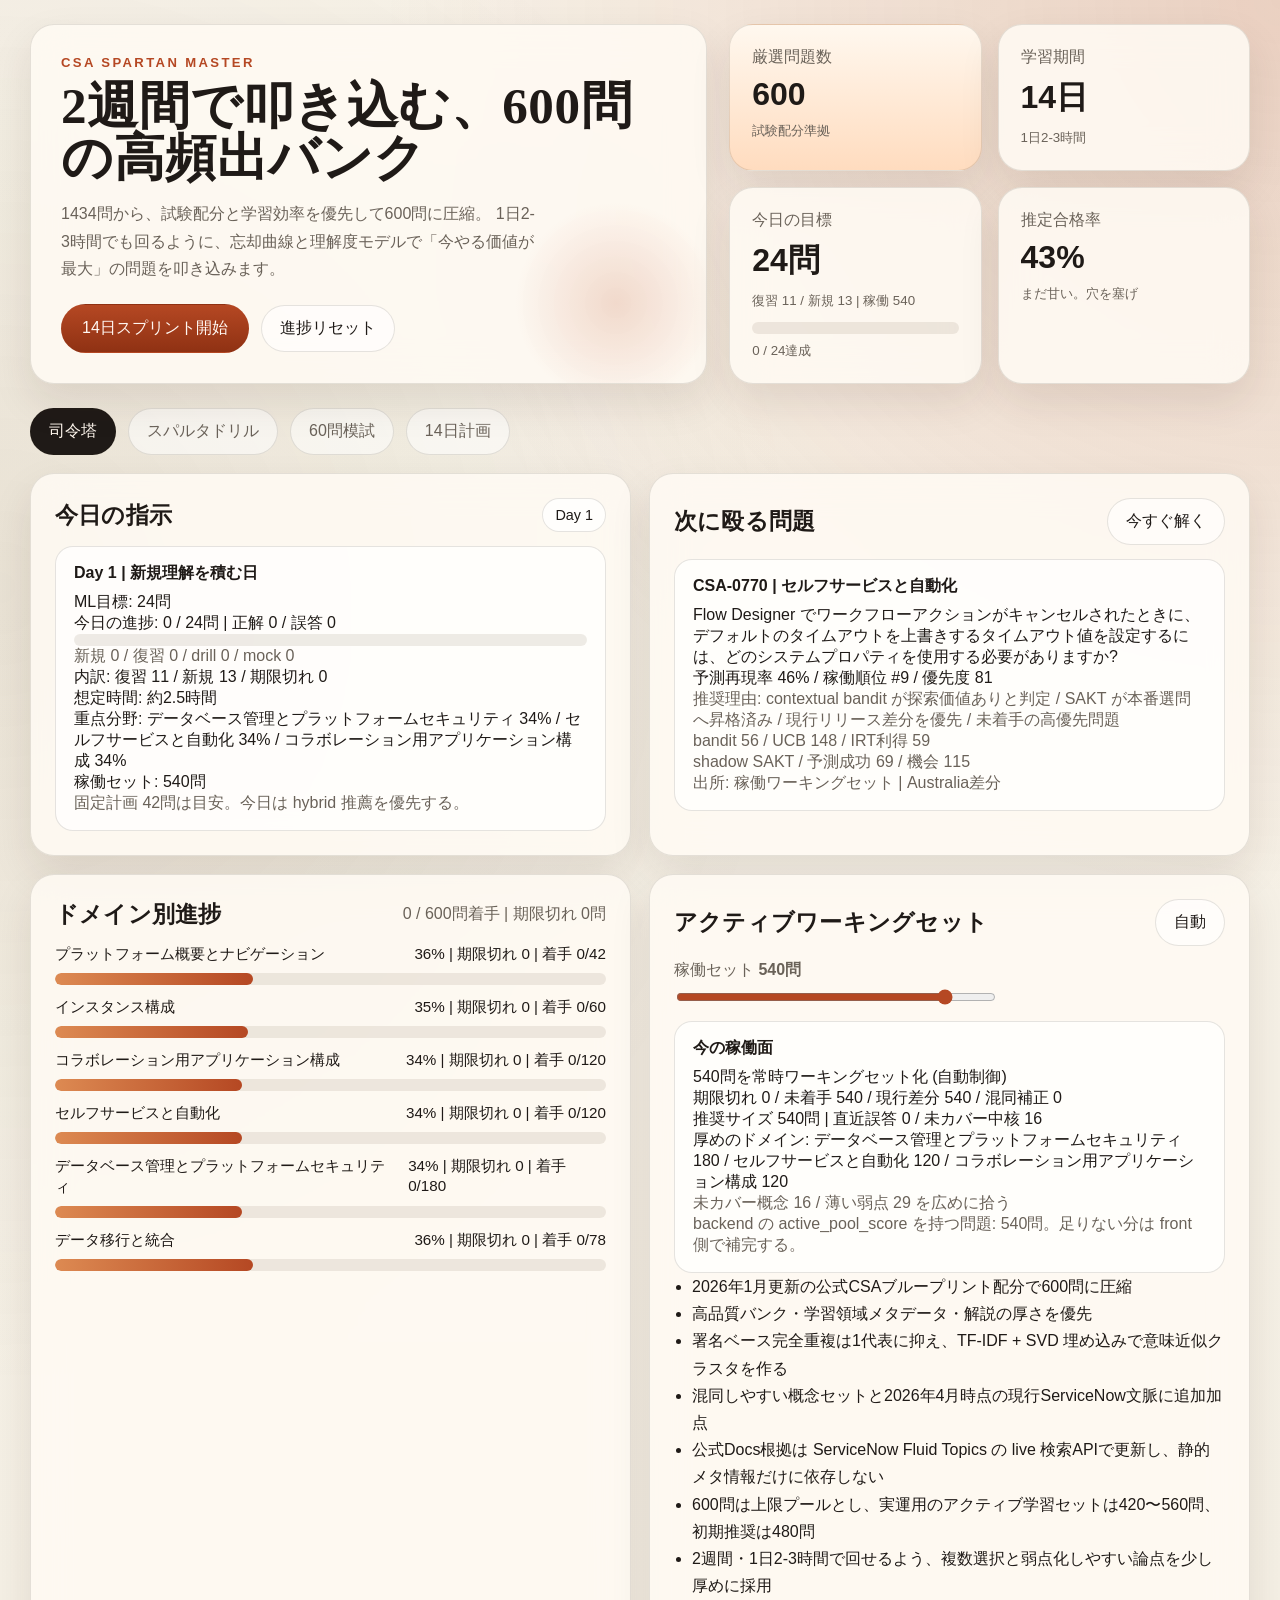
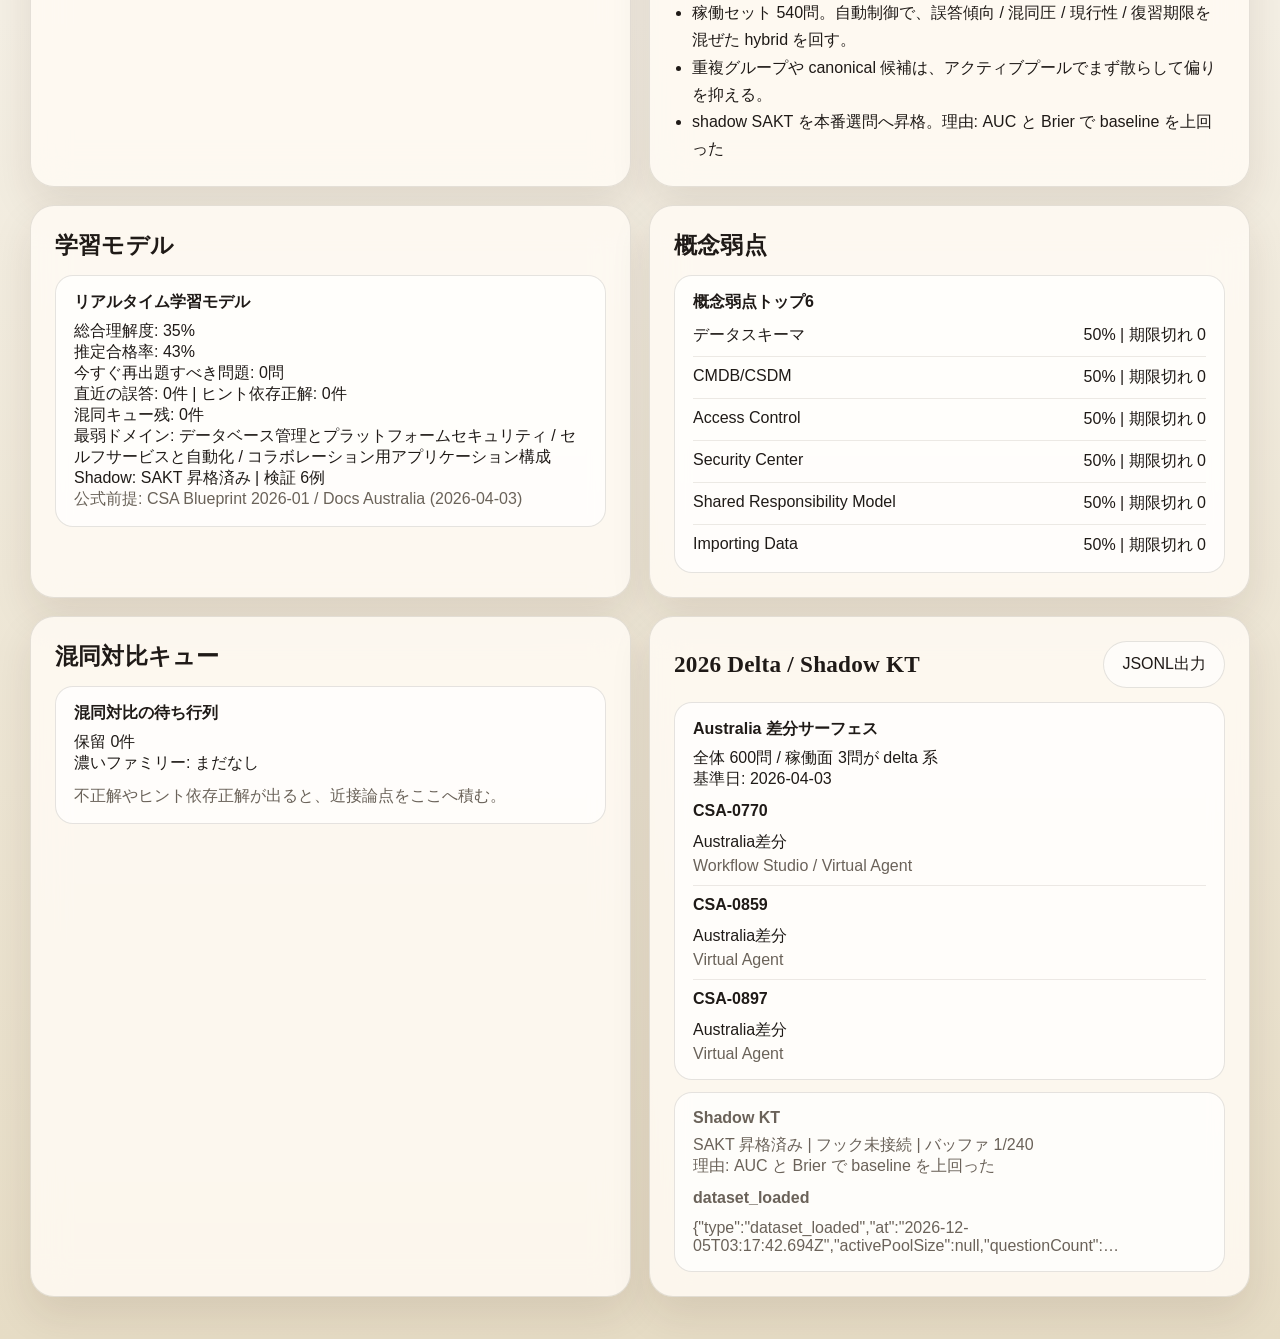
<file: index.html>
<!doctype html>
<html lang="ja">
  <head>
    <meta charset="utf-8">
    <meta http-equiv="refresh" content="0; url=/docs">
    <meta name="viewport" content="width=device-width, initial-scale=1">
    <title>CSA Spartan Master</title>
    <script>
      window.location.replace("/docs");
    </script>
  </head>
  <body>
    <p><a href="/docs">CSA Spartan Master を開く</a></p>
  </body>
</html>
</file>
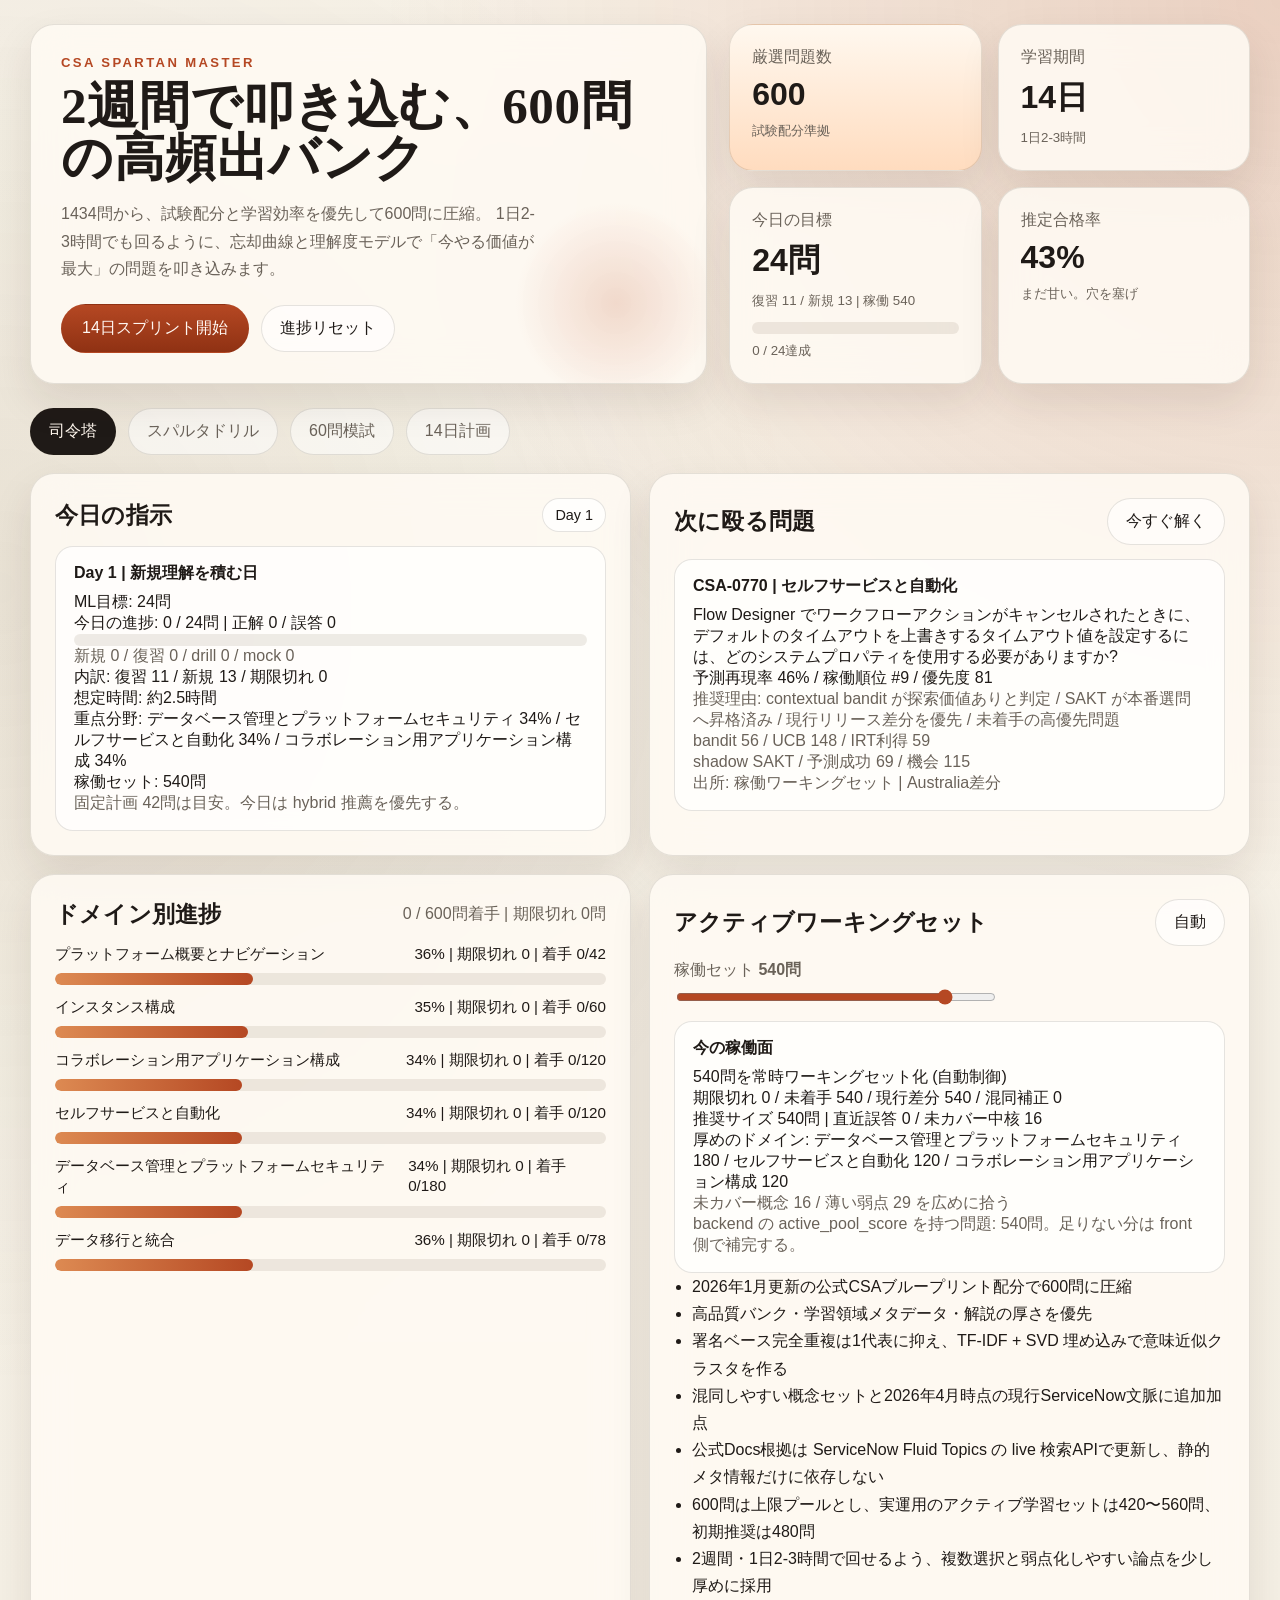
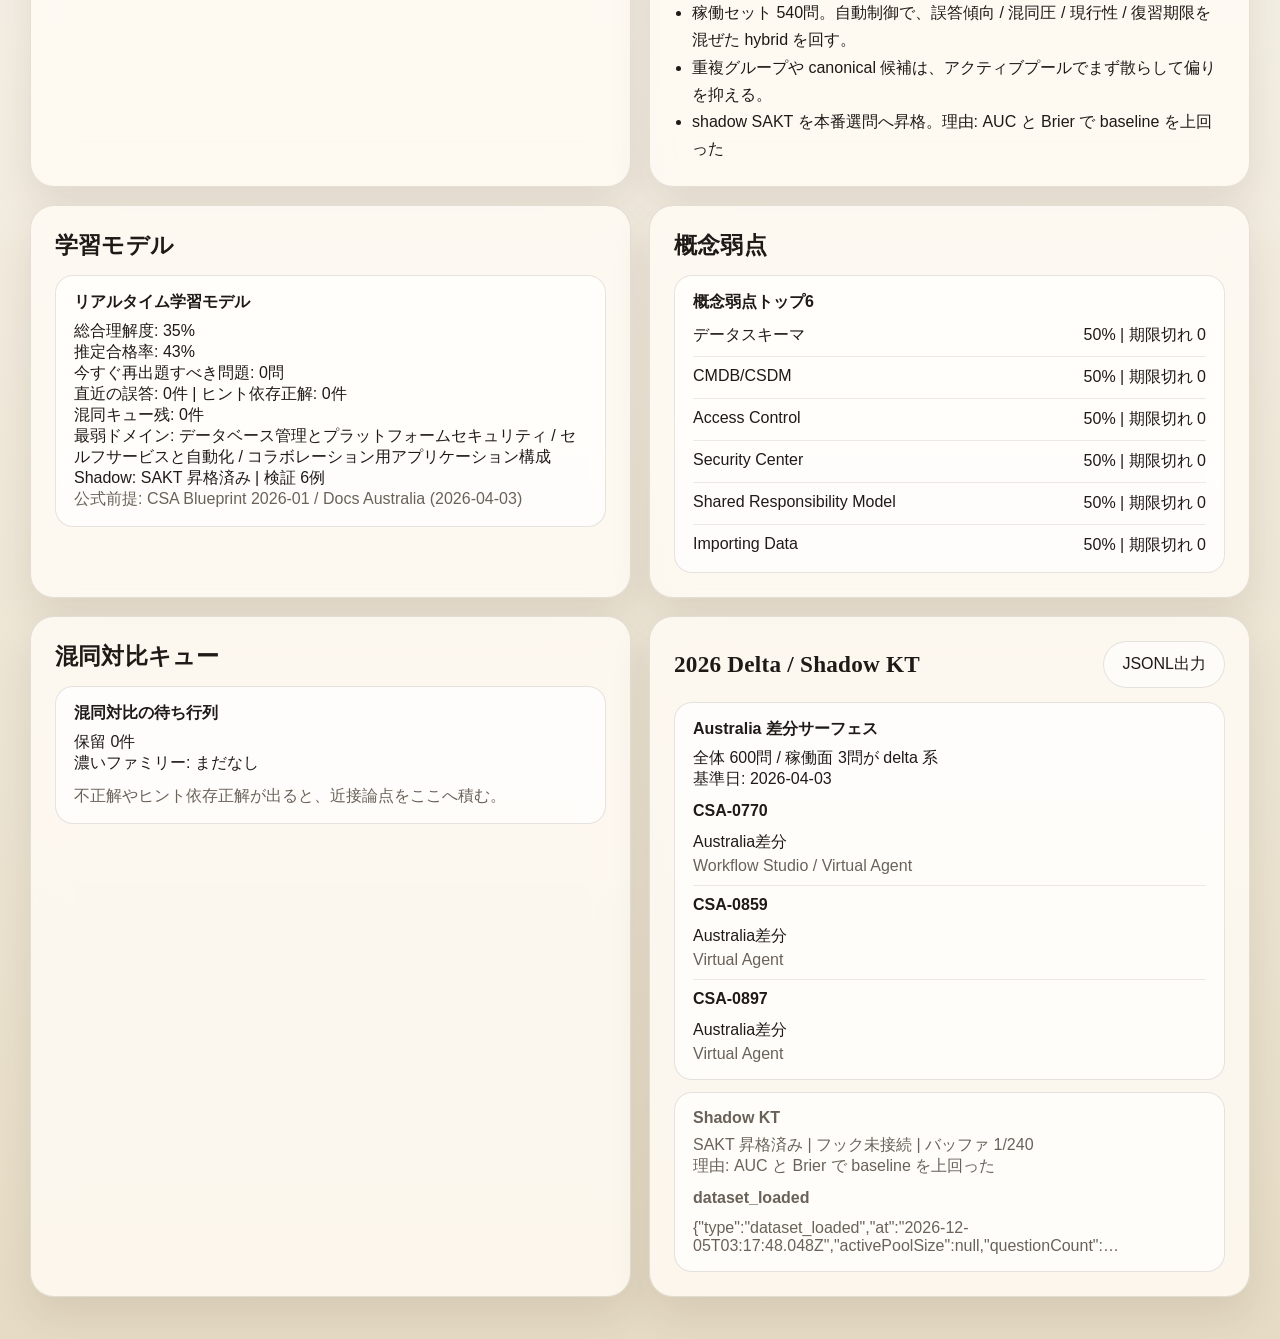
<file: docs/index.html>
<!doctype html>
<html lang="ja">
  <head>
    <meta charset="utf-8">
    <meta name="viewport" content="width=device-width, initial-scale=1">
    <title>CSA Spartan Master</title>
    <meta
      name="description"
      content="ServiceNow CSA向けに1434問から600問へ圧縮した、2週間スパルタ学習アプリ。"
    >
    <link rel="stylesheet" href="./styles.css?v=20260429-ml6">
  </head>
  <body>
    <div class="app-shell">
      <header class="hero">
        <div class="hero-copy">
          <p class="eyebrow">CSA Spartan Master</p>
          <h1>2週間で叩き込む、600問の高頻出バンク</h1>
          <p class="hero-text">
            1434問から、試験配分と学習効率を優先して600問に圧縮。
            1日2-3時間でも回るように、忘却曲線と理解度モデルで「今やる価値が最大」の問題を叩き込みます。
          </p>
          <div class="hero-actions">
            <button id="start-sprint" class="primary-button">14日スプリント開始</button>
            <button id="reset-progress" class="ghost-button">進捗リセット</button>
          </div>
        </div>
        <div class="hero-grid">
          <article class="stat-card accent">
            <span class="stat-label">厳選問題数</span>
            <strong id="stat-curated">600</strong>
            <small>試験配分準拠</small>
          </article>
          <article class="stat-card">
            <span class="stat-label">学習期間</span>
            <strong id="stat-days">14日</strong>
            <small>1日2-3時間</small>
          </article>
          <article class="stat-card">
            <span class="stat-label">今日の目標</span>
            <strong id="stat-today">-</strong>
            <small id="stat-today-sub">Day 1を始めろ</small>
            <div class="stat-progress">
              <div class="bar">
                <div id="stat-today-fill" class="bar-fill" style="width:0%"></div>
              </div>
              <small id="stat-today-progress">0 / 0達成</small>
            </div>
          </article>
          <article class="stat-card">
            <span class="stat-label">推定合格率</span>
            <strong id="stat-pass">-</strong>
            <small id="stat-pass-sub">まだ戦績不足</small>
          </article>
        </div>
      </header>

      <nav class="tab-bar" aria-label="Main sections">
        <button class="tab-button active" data-view="dashboard">司令塔</button>
        <button class="tab-button" data-view="drill">スパルタドリル</button>
        <button class="tab-button" data-view="mock">60問模試</button>
        <button class="tab-button" data-view="plan">14日計画</button>
      </nav>

      <main>
        <section id="view-dashboard" class="view active">
          <div class="grid-two">
            <article class="panel">
              <div class="panel-head">
                <h2>今日の指示</h2>
                <span id="today-badge" class="pill">未開始</span>
              </div>
              <div id="today-card" class="stack"></div>
            </article>
            <article class="panel">
              <div class="panel-head">
                <h2>次に殴る問題</h2>
                <button id="jump-next" class="mini-button">今すぐ解く</button>
              </div>
              <div id="next-preview" class="stack"></div>
            </article>
          </div>

          <div class="grid-two">
            <article class="panel">
              <div class="panel-head">
                <h2>ドメイン別進捗</h2>
                <span id="reviewed-count" class="muted"></span>
              </div>
              <div id="domain-progress" class="stack"></div>
            </article>
            <article class="panel">
              <div class="panel-head">
                <h2>アクティブワーキングセット</h2>
                <button id="reset-active-pool" class="mini-button">自動</button>
              </div>
              <div class="controls controls-compact">
                <label class="field range-field" for="active-set-size">
                  <span>稼働セット <strong id="active-set-value">480問</strong></span>
                  <input id="active-set-size" type="range" min="420" max="560" step="20" value="480">
                </label>
              </div>
              <div id="active-pool-summary" class="stack"></div>
              <ul id="selection-policy" class="plain-list"></ul>
            </article>
          </div>

          <div class="grid-two">
            <article class="panel">
              <div class="panel-head">
                <h2>学習モデル</h2>
              </div>
              <div id="model-summary" class="stack"></div>
            </article>
            <article class="panel">
              <div class="panel-head">
                <h2>概念弱点</h2>
              </div>
              <div id="weak-concepts" class="stack"></div>
            </article>
          </div>

          <div class="grid-two">
            <article class="panel">
              <div class="panel-head">
                <h2>混同対比キュー</h2>
              </div>
              <div id="contrastive-summary" class="stack"></div>
            </article>
            <article class="panel">
              <div class="panel-head">
                <h2>2026 Delta / Shadow KT</h2>
                <button id="export-shadow-log" class="mini-button">JSONL出力</button>
              </div>
              <div id="delta-mode-summary" class="stack"></div>
              <div id="shadow-telemetry" class="stack muted telemetry-stack"></div>
            </article>
          </div>
        </section>

        <section id="view-drill" class="view">
          <article class="panel">
            <div class="panel-head">
              <h2>スパルタドリル</h2>
              <span id="drill-status" class="pill">Mixed</span>
            </div>
            <div class="controls">
              <label class="field">
                <span>出題モード</span>
                <select id="drill-mode">
                  <option value="mixed">全範囲</option>
                  <option value="focus">分野集中</option>
                  <option value="contrastive">混同対比</option>
                </select>
              </label>
              <label class="field">
                <span>集中分野</span>
                <select id="domain-filter"></select>
              </label>
              <button id="load-question" class="primary-button small">次の問題を出せ</button>
            </div>
          </article>

          <article class="panel question-panel">
            <div id="question-meta" class="question-meta"></div>
            <div id="question-rationale" class="hint-box hidden"></div>
            <div id="question-card" class="question-card empty">
              <p>出題ボタンを押せ。逃げるな。</p>
            </div>
            <div class="question-actions">
              <button id="hint-button" class="ghost-button small" disabled>ヒントを出せ</button>
              <button id="submit-answer" class="primary-button small" disabled>採点する</button>
              <button id="next-question" class="ghost-button small" disabled>次へ</button>
            </div>
            <div id="hint-box" class="hint-box hidden"></div>
            <div id="result-box" class="result-box hidden"></div>
            <div id="contrastive-box" class="hint-box hidden"></div>
          </article>
        </section>

        <section id="view-mock" class="view">
          <article class="panel">
            <div class="panel-head">
              <h2>60問模試</h2>
              <span id="mock-timer" class="pill warning">90:00</span>
            </div>
            <p class="muted">
              本番想定。60問、90分。ヒントなし。終わったら弱点だけを再度殴る。
            </p>
            <div class="controls">
              <button id="start-mock" class="primary-button">模試を開始</button>
              <button id="finish-mock" class="ghost-button">模試を終了</button>
            </div>
          </article>

          <article class="panel question-panel">
            <div id="mock-progress" class="question-meta"></div>
            <div id="mock-strategy-strip" class="question-meta"></div>
            <div id="mock-question" class="question-card empty">
              <p>まだ始まっていない。始めろ。</p>
            </div>
            <div class="question-actions">
              <button id="mock-prev" class="ghost-button small" disabled>前へ</button>
              <button id="mock-save" class="primary-button small" disabled>回答を保存</button>
              <button id="mock-next" class="ghost-button small" disabled>次へ</button>
            </div>
          </article>

          <article class="panel">
            <div class="panel-head">
              <h2>模試結果</h2>
            </div>
            <div id="mock-results" class="stack muted">
              <p>模試を完了すると、ここに結果が出る。</p>
            </div>
          </article>
        </section>

        <section id="view-plan" class="view">
          <article class="panel">
            <div class="panel-head">
              <h2>14日スパルタ計画</h2>
              <span id="plan-summary" class="muted"></span>
            </div>
            <div id="plan-grid" class="plan-grid"></div>
          </article>
        </section>
      </main>
    </div>

    <script type="module" src="./app.js?v=20260429-ml6"></script>
  </body>
</html>
</file>
<file: docs/styles.css>
:root {
  --bg: #f4efe4;
  --bg-deep: #e6dcc5;
  --panel: rgba(255, 251, 244, 0.86);
  --panel-strong: #fffaf1;
  --ink: #1f1a17;
  --muted: #6a6259;
  --line: rgba(45, 33, 22, 0.12);
  --accent: #b54823;
  --accent-strong: #8f3113;
  --accent-soft: #f2c19c;
  --good: #1c7b4d;
  --bad: #a62f20;
  --warning: #7c5411;
  --shadow: 0 18px 40px rgba(59, 32, 15, 0.10);
  --radius: 24px;
}

* {
  box-sizing: border-box;
}

html,
body {
  margin: 0;
  min-height: 100%;
  color: var(--ink);
  background:
    radial-gradient(circle at top right, rgba(181, 72, 35, 0.20), transparent 28%),
    radial-gradient(circle at left 20%, rgba(112, 91, 48, 0.10), transparent 30%),
    linear-gradient(180deg, #f7f2e8 0%, var(--bg) 55%, var(--bg-deep) 100%);
  font-family: "Avenir Next", "Hiragino Sans", "Yu Gothic", sans-serif;
}

body {
  padding: 24px;
}

button,
select,
input {
  font: inherit;
}

.app-shell {
  max-width: 1220px;
  margin: 0 auto;
}

.hero {
  display: grid;
  grid-template-columns: 1.3fr 1fr;
  gap: 22px;
  margin-bottom: 24px;
}

.hero-copy,
.stat-card,
.panel {
  border: 1px solid var(--line);
  background: var(--panel);
  backdrop-filter: blur(18px);
  border-radius: var(--radius);
  box-shadow: var(--shadow);
}

.hero-copy {
  padding: 30px;
  position: relative;
  overflow: hidden;
}

.hero-copy::after {
  content: "";
  position: absolute;
  inset: auto -20px -30px auto;
  width: 220px;
  height: 220px;
  border-radius: 50%;
  background: radial-gradient(circle, rgba(181, 72, 35, 0.18), transparent 65%);
}

.eyebrow {
  margin: 0 0 10px;
  color: var(--accent);
  font-size: 0.82rem;
  font-weight: 700;
  text-transform: uppercase;
  letter-spacing: 0.18em;
}

h1,
h2,
h3 {
  font-family: "Iowan Old Style", "Hiragino Mincho ProN", serif;
  letter-spacing: 0.01em;
}

h1 {
  margin: 0;
  font-size: clamp(2rem, 4vw, 3.5rem);
  line-height: 1.02;
}

.hero-text {
  margin: 16px 0 0;
  max-width: 54ch;
  color: var(--muted);
  line-height: 1.7;
}

.hero-actions,
.controls,
.question-actions,
.panel-head,
.tab-bar {
  display: flex;
  gap: 12px;
  flex-wrap: wrap;
  align-items: center;
}

.hero-actions {
  margin-top: 22px;
}

.hero-grid {
  display: grid;
  grid-template-columns: repeat(2, minmax(0, 1fr));
  gap: 16px;
}

.stat-card {
  padding: 22px;
}

.stat-card.accent {
  background: linear-gradient(180deg, #fff8ef 0%, #ffdcbf 100%);
}

.stat-label,
.field span,
.muted,
small {
  color: var(--muted);
}

.stat-card strong {
  display: block;
  margin: 8px 0;
  font-size: 2rem;
}

.tab-bar {
  margin-bottom: 18px;
}

.tab-button,
.primary-button,
.ghost-button,
.mini-button {
  border-radius: 999px;
  border: 1px solid transparent;
  cursor: pointer;
  transition: transform 160ms ease, background 160ms ease, border-color 160ms ease;
}

.tab-button:hover,
.primary-button:hover,
.ghost-button:hover,
.mini-button:hover {
  transform: translateY(-1px);
}

.tab-button {
  padding: 12px 18px;
  background: rgba(255, 255, 255, 0.55);
  border-color: var(--line);
  color: var(--muted);
}

.tab-button.active {
  background: var(--ink);
  color: #fff7ee;
}

.primary-button {
  padding: 13px 20px;
  background: linear-gradient(180deg, var(--accent) 0%, var(--accent-strong) 100%);
  color: #fff7f2;
}

.ghost-button,
.mini-button {
  padding: 12px 18px;
  background: rgba(255, 255, 255, 0.6);
  border-color: var(--line);
  color: var(--ink);
}

.small {
  padding: 10px 16px;
}

.field {
  display: grid;
  gap: 6px;
}

input[type="range"] {
  width: min(320px, 100%);
  accent-color: var(--accent);
}

select {
  min-width: 220px;
  padding: 11px 14px;
  border-radius: 14px;
  border: 1px solid var(--line);
  background: rgba(255, 255, 255, 0.8);
}

.view {
  display: none;
}

.view.active {
  display: block;
  animation: rise 220ms ease;
}

@keyframes rise {
  from {
    opacity: 0;
    transform: translateY(6px);
  }
  to {
    opacity: 1;
    transform: translateY(0);
  }
}

.grid-two {
  display: grid;
  grid-template-columns: repeat(2, minmax(0, 1fr));
  gap: 18px;
  margin-bottom: 18px;
}

.panel {
  padding: 24px;
}

.panel-head {
  justify-content: space-between;
  margin-bottom: 14px;
}

.panel h2 {
  margin: 0;
  font-size: 1.45rem;
}

.controls-compact {
  margin-bottom: 14px;
}

.range-field {
  width: min(360px, 100%);
}

.stack > * + * {
  margin-top: 12px;
}

.pill {
  display: inline-flex;
  align-items: center;
  gap: 6px;
  padding: 8px 12px;
  border-radius: 999px;
  background: rgba(255, 255, 255, 0.78);
  border: 1px solid var(--line);
  font-size: 0.9rem;
}

.pill.warning {
  background: rgba(255, 228, 186, 0.72);
  color: var(--warning);
}

.plain-list {
  margin: 0;
  padding-left: 18px;
  line-height: 1.7;
}

.progress-row {
  display: grid;
  gap: 8px;
}

.progress-label {
  display: flex;
  justify-content: space-between;
  gap: 12px;
  font-size: 0.95rem;
}

.bar {
  height: 12px;
  border-radius: 999px;
  background: rgba(87, 68, 47, 0.10);
  overflow: hidden;
}

.bar-fill {
  height: 100%;
  border-radius: inherit;
  background: linear-gradient(90deg, #dd8a52 0%, var(--accent) 100%);
}

.question-panel {
  margin-top: 18px;
}

.question-meta {
  display: flex;
  flex-wrap: wrap;
  gap: 8px;
  margin-bottom: 16px;
}

.question-card {
  min-height: 220px;
  border: 1px solid var(--line);
  border-radius: 22px;
  background: var(--panel-strong);
  padding: 22px;
}

.question-card.empty {
  display: grid;
  place-items: center;
  color: var(--muted);
}

.question-text {
  margin: 0 0 18px;
  font-size: 1.14rem;
  line-height: 1.8;
}

.choice-list {
  display: grid;
  gap: 10px;
}

.choice-button {
  width: 100%;
  text-align: left;
  padding: 14px 16px;
  border-radius: 16px;
  border: 1px solid rgba(71, 54, 37, 0.12);
  background: rgba(255, 255, 255, 0.78);
  cursor: pointer;
}

.choice-button.selected {
  border-color: rgba(181, 72, 35, 0.45);
  background: rgba(242, 193, 156, 0.38);
}

.choice-button.correct {
  border-color: rgba(28, 123, 77, 0.35);
  background: rgba(141, 225, 174, 0.18);
}

.choice-button.incorrect {
  border-color: rgba(166, 47, 32, 0.35);
  background: rgba(255, 201, 193, 0.28);
}

.choice-button.eliminated {
  opacity: 0.52;
}

.stat-progress {
  display: grid;
  gap: 8px;
  margin-top: 12px;
}

.hint-box,
.result-box,
.today-box,
.preview-card,
.plan-card,
.mock-card {
  border-radius: 18px;
  border: 1px solid var(--line);
  background: rgba(255, 255, 255, 0.72);
  padding: 16px 18px;
}

.concept-stack {
  display: grid;
  gap: 10px;
  margin-top: 12px;
}

.concept-row {
  display: flex;
  justify-content: space-between;
  gap: 12px;
  padding-bottom: 10px;
  border-bottom: 1px solid rgba(71, 54, 37, 0.10);
}

.concept-row:last-child {
  border-bottom: 0;
  padding-bottom: 0;
}

.result-box.good {
  border-color: rgba(28, 123, 77, 0.24);
}

.result-box.bad {
  border-color: rgba(166, 47, 32, 0.24);
}

.hidden {
  display: none;
}

.today-box strong,
.preview-card strong,
.plan-card strong,
.mock-card strong {
  display: block;
  margin-bottom: 8px;
}

.plan-grid {
  display: grid;
  grid-template-columns: repeat(auto-fit, minmax(220px, 1fr));
  gap: 14px;
}

.plan-card.active {
  outline: 2px solid rgba(181, 72, 35, 0.42);
  transform: translateY(-2px);
}

.mock-score {
  font-size: 2rem;
  font-weight: 700;
  color: var(--accent-strong);
}

.mini-stack {
  display: grid;
  gap: 10px;
  margin-top: 12px;
}

.mini-row {
  display: grid;
  gap: 4px;
  padding-bottom: 10px;
  border-bottom: 1px solid rgba(71, 54, 37, 0.10);
}

.mini-row:last-child {
  padding-bottom: 0;
  border-bottom: 0;
}

.telemetry-stack {
  margin-top: 12px;
}

a {
  color: var(--accent-strong);
}

@media (max-width: 960px) {
  .hero,
  .grid-two {
    grid-template-columns: 1fr;
  }
}

@media (max-width: 720px) {
  body {
    padding: 14px;
  }

  .hero-copy,
  .panel,
  .stat-card {
    padding: 20px;
  }

  .hero-grid {
    grid-template-columns: 1fr 1fr;
  }

  select {
    min-width: 100%;
  }
}

@media (max-width: 560px) {
  .hero-grid {
    grid-template-columns: 1fr;
  }
}
</file>
